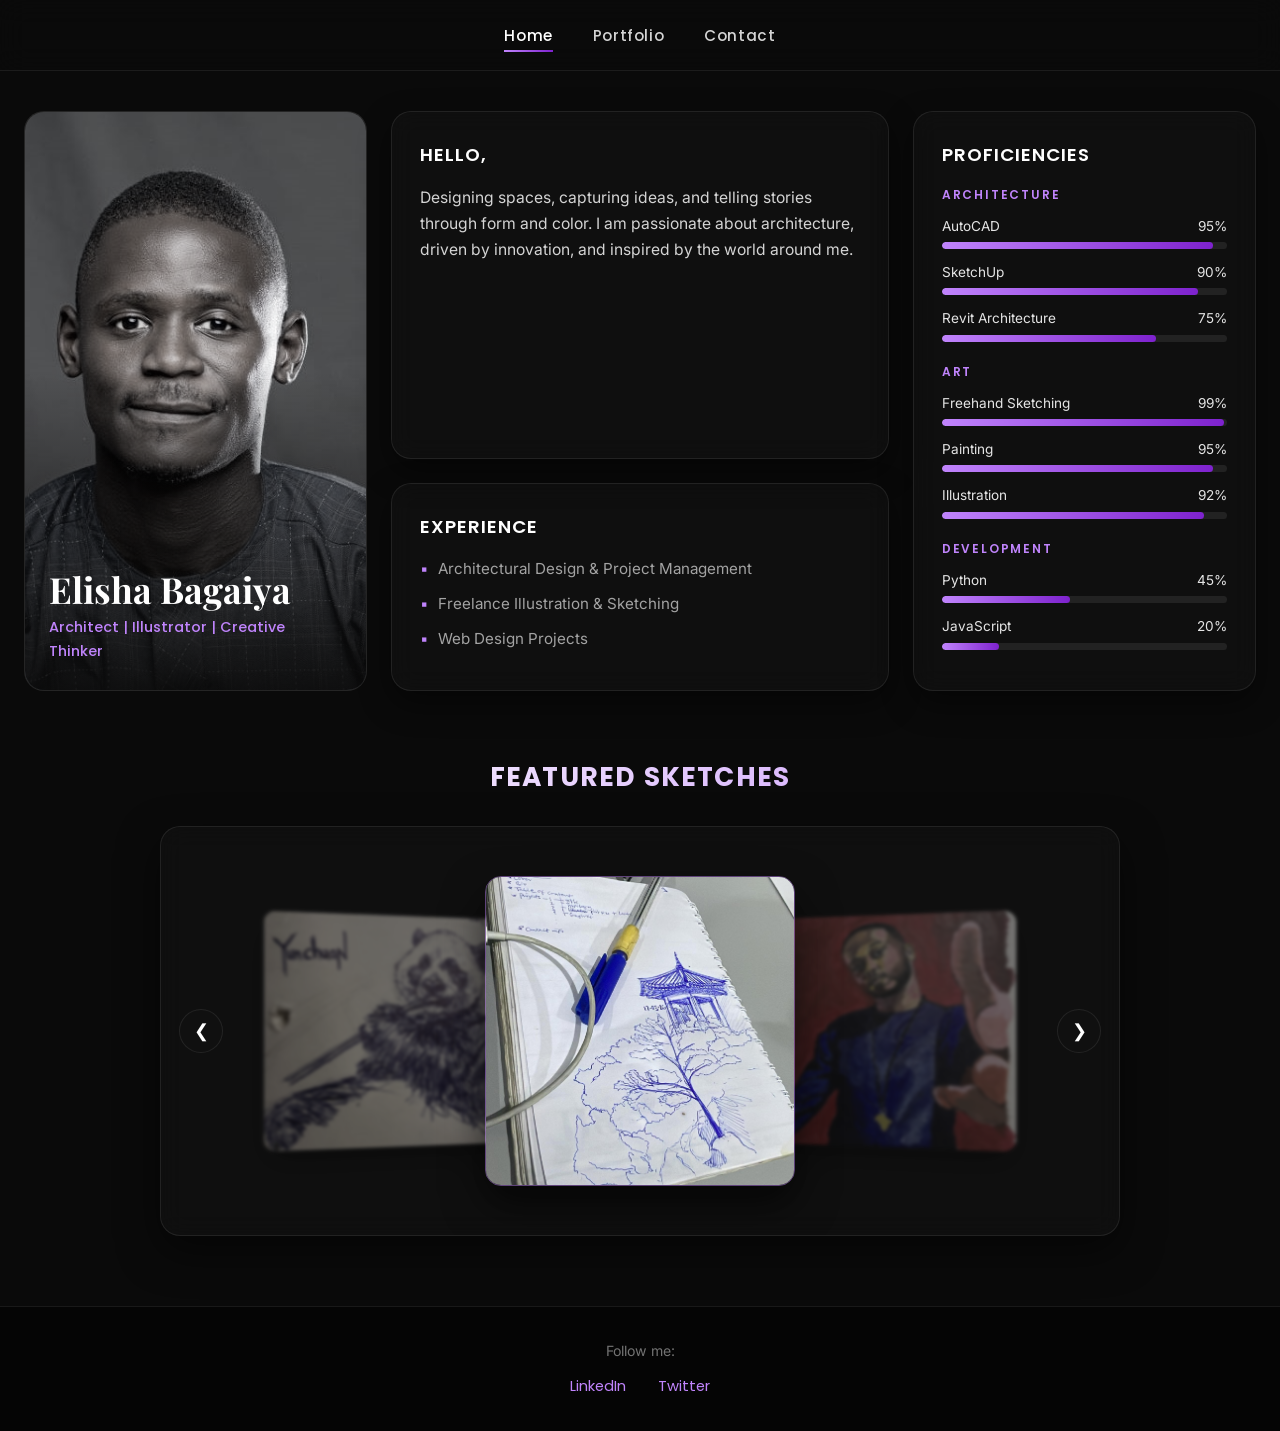
<file: index.html>
<!DOCTYPE html>
<html lang="en">
<head>
    <meta charset="UTF-8">
    <meta name="viewport" content="width=device-width, initial-scale=1.0">
    <title>Elisha Bagaiya | Home</title>
    <link rel="stylesheet" href="styles.css">
    <link rel="preconnect" href="https://fonts.googleapis.com">
    <link rel="preconnect" href="https://fonts.gstatic.com" crossorigin>
    <link href="https://fonts.googleapis.com/css2?family=Inter:wght@300;400;500&family=Playfair+Display:wght@600;700&family=Poppins:wght@400;500;600;700&display=swap" rel="stylesheet">
    <link rel="apple-touch-icon" sizes="180x180" href="favicon_io/apple-touch-icon.png">
    <link rel="icon" type="image/png" sizes="32x32" href="favicon_io/favicon-32x32.png">
    <link rel="icon" type="image/png" sizes="16x16" href="favicon_io/favicon-16x16.png">
    <link rel="manifest" href="favicon_io/site.webmanifest">
</head>
<body>
    <header>
        <nav>
            <ul class="nav-list">
                <li><a href="index.html" class="active">Home</a></li>
                <li><a href="portfolio.html">Portfolio</a></li>
                <li><a href="contact.html">Contact</a></li>
            </ul>
        </nav>
    </header>

    <main>
        <section class="bio-container">
            <div class="profile fade-up">
                <img src="images/dp.jpg" alt="Elisha Bagaiya Profile">
                <div class="profile-text">
                    <h1>Elisha Bagaiya</h1>
                    <p>Architect | Illustrator | Creative Thinker</p>
                </div>
            </div>

            <div class="middle">
                <section class="intro glass-panel fade-up">
                    <h2>HELLO,</h2>
                    <p>
                        Designing spaces, capturing ideas, and telling stories through form and color. I am passionate about architecture, driven by innovation, and inspired by the world around me.
                    </p>
                </section>

                <div class="experience glass-panel fade-up">
                    <h3>EXPERIENCE</h3>
                    <ul>
                        <li>Architectural Design &amp; Project Management</li>
                        <li>Freelance Illustration &amp; Sketching</li>
                        <li>Web Design Projects</li>
                    </ul>
                </div>
            </div>

            <div class="skills glass-panel fade-up">
                <h3>PROFICIENCIES</h3>

                <div class="skill-category">Architecture</div>
                <div class="skill">
                    <div class="skill-header"><span>AutoCAD</span><span>95%</span></div>
                    <div class="progress"><span style="width: 95%"></span></div>
                </div>
                <div class="skill">
                    <div class="skill-header"><span>SketchUp</span><span>90%</span></div>
                    <div class="progress"><span style="width: 90%"></span></div>
                </div>
                <div class="skill">
                    <div class="skill-header"><span>Revit Architecture</span><span>75%</span></div>
                    <div class="progress"><span style="width: 75%"></span></div>
                </div>

                <div class="skill-category">Art</div>
                <div class="skill">
                    <div class="skill-header"><span>Freehand Sketching</span><span>99%</span></div>
                    <div class="progress"><span style="width: 99%"></span></div>
                </div>
                <div class="skill">
                    <div class="skill-header"><span>Painting</span><span>95%</span></div>
                    <div class="progress"><span style="width: 95%"></span></div>
                </div>
                <div class="skill">
                    <div class="skill-header"><span>Illustration</span><span>92%</span></div>
                    <div class="progress"><span style="width: 92%"></span></div>
                </div>

                <div class="skill-category">Development</div>
                <div class="skill">
                    <div class="skill-header"><span>Python</span><span>45%</span></div>
                    <div class="progress"><span style="width: 45%"></span></div>
                </div>
                <div class="skill">
                    <div class="skill-header"><span>JavaScript</span><span>20%</span></div>
                    <div class="progress"><span style="width: 20%"></span></div>
                </div>
            </div>
        </section>

        <div class="page-title section-heading">
            <h2>FEATURED SKETCHES</h2>
        </div>

        <section class="carousel-container fade-up">
            <button class="carousel-btn prev-btn" id="prevBtn" aria-label="Previous sketch">&#10094;</button>
            <div class="carousel-track">
                <div class="carousel-card card-prev">
                    <img id="imgPrev" src="" alt="Previous Sketch">
                </div>
                <div class="carousel-card card-active">
                    <img id="imgActive" src="" alt="Featured Sketch">
                </div>
                <div class="carousel-card card-next">
                    <img id="imgNext" src="" alt="Next Sketch">
                </div>
            </div>
            <button class="carousel-btn next-btn" id="nextBtn" aria-label="Next sketch">&#10095;</button>
        </section>
    </main>

    <footer>
        <p>Follow me:</p>
        <a href="https://www.linkedin.com/in/elisha-bagaiya-062304a6/" target="_blank" rel="noopener">LinkedIn</a>
        <a href="https://x.com/Bagaiss" target="_blank" rel="noopener">Twitter</a>
    </footer>

    <script>
        const observer = new IntersectionObserver((entries) => {
            entries.forEach(entry => {
                if (entry.isIntersecting) entry.target.classList.add("show");
            });
        });
        document.querySelectorAll(".fade-up").forEach(el => observer.observe(el));

        const galleryImages = [
            "images/sk-ic.jpeg", "images/sk14.jpg", "images/sk13.jpg",
            "images/sk15.jpeg", "images/sk12.jpg", "images/sk11.jpg",
            "images/sk10.jpg",  "images/sk9.jpg",  "images/sk8.jpg"
        ];

        let currentIndex = 0;
        const imgPrev = document.getElementById("imgPrev");
        const imgActive = document.getElementById("imgActive");
        const imgNext = document.getElementById("imgNext");

        function updateCarousel() {
            const total = galleryImages.length;
            imgPrev.src = galleryImages[(currentIndex - 1 + total) % total];
            imgActive.src = galleryImages[currentIndex];
            imgNext.src = galleryImages[(currentIndex + 1) % total];
        }

        document.getElementById("prevBtn").addEventListener("click", () => {
            currentIndex = (currentIndex - 1 + galleryImages.length) % galleryImages.length;
            updateCarousel();
        });

        document.getElementById("nextBtn").addEventListener("click", () => {
            currentIndex = (currentIndex + 1) % galleryImages.length;
            updateCarousel();
        });

        let autoSlide = setInterval(() => {
            currentIndex = (currentIndex + 1) % galleryImages.length;
            updateCarousel();
        }, 4000);

        const container = document.querySelector(".carousel-container");
        container.addEventListener("mouseenter", () => clearInterval(autoSlide));
        container.addEventListener("mouseleave", () => {
            autoSlide = setInterval(() => {
                currentIndex = (currentIndex + 1) % galleryImages.length;
                updateCarousel();
            }, 4000);
        });

        updateCarousel();
    </script>
</body>
</html>
</file>
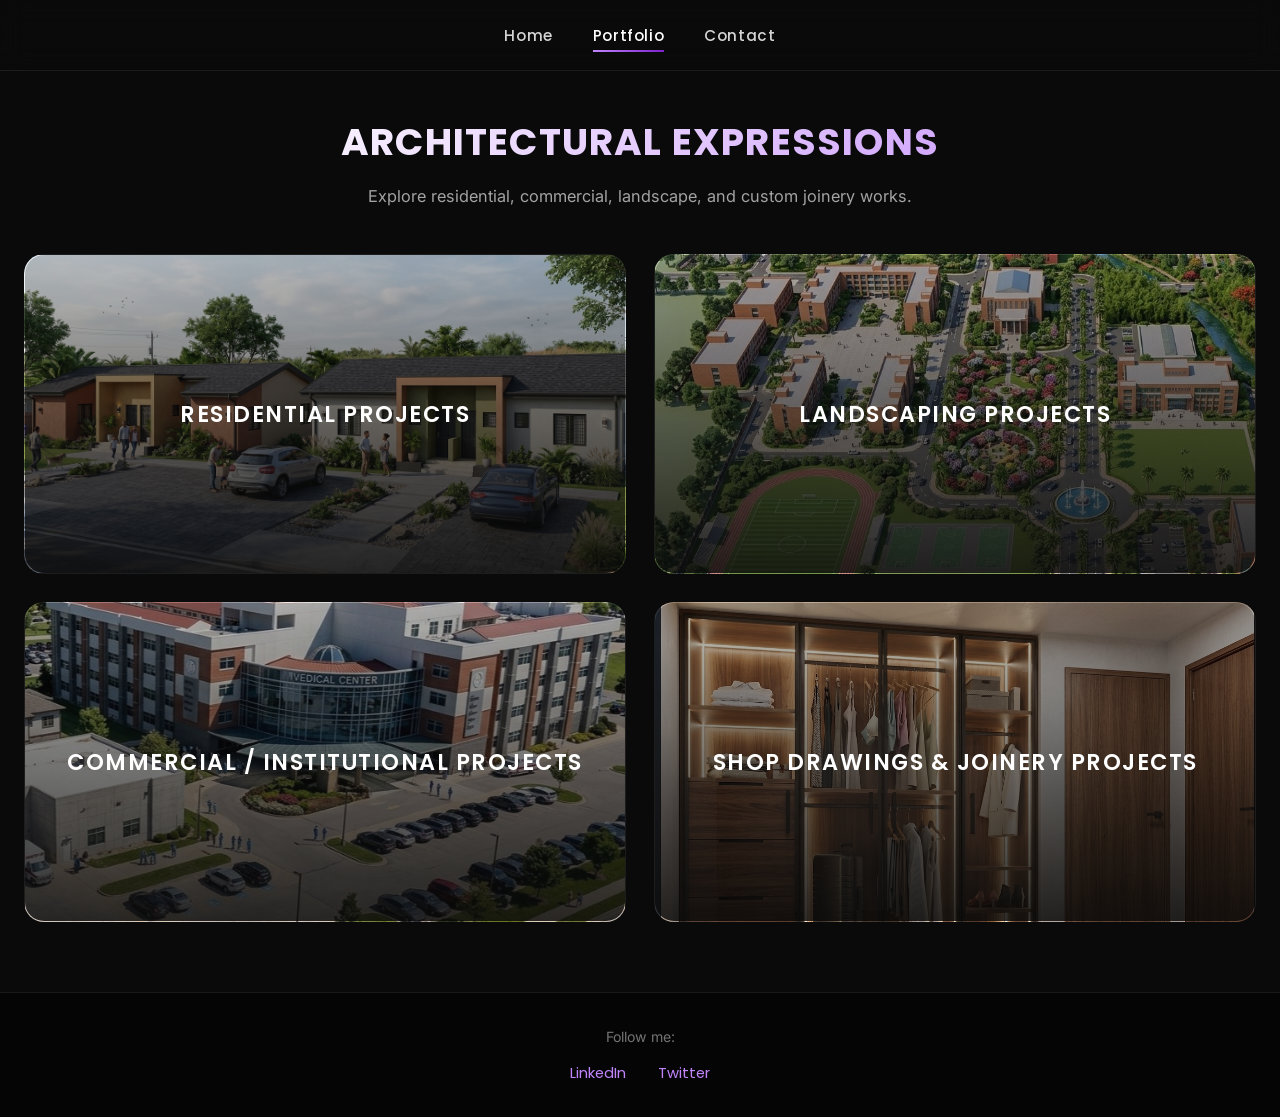
<file: arch_landing.html>
<!DOCTYPE html>
<html lang="en">
<head>
    <meta charset="utf-8">
    <meta name="viewport" content="width=device-width, initial-scale=1">
    <title>Elisha Bagaiya | Architectural Projects</title>
    <link rel="stylesheet" href="styles.css">
    <link rel="preconnect" href="https://fonts.googleapis.com">
    <link rel="preconnect" href="https://fonts.gstatic.com" crossorigin>
    <link href="https://fonts.googleapis.com/css2?family=Inter:wght@300;400;500&family=Poppins:wght@400;500;600;700&display=swap" rel="stylesheet">
</head>
<body>
    <header>
        <nav>
            <ul class="nav-list">
                <li><a href="index.html">Home</a></li>
                <li><a href="portfolio.html" class="active">Portfolio</a></li>
                <li><a href="contact.html">Contact</a></li>
            </ul>
        </nav>
    </header>

    <main>
        <div class="page-title">
            <h1>ARCHITECTURAL EXPRESSIONS</h1>
            <p>Explore residential, commercial, landscape, and custom joinery works.</p>
        </div>

        <section class="arch-grid">
            <a href="#" class="tile pr1"><span>RESIDENTIAL PROJECTS</span></a>
            <a href="landscaping.html" class="tile pr4"><span>LANDSCAPING PROJECTS</span></a>
            <a href="#" class="tile pr2"><span>COMMERCIAL / INSTITUTIONAL PROJECTS</span></a>
            <a href="joinery.html" class="tile pr3"><span>SHOP DRAWINGS &amp; JOINERY PROJECTS</span></a>
        </section>
    </main>

    <footer>
        <p>Follow me:</p>
        <a href="https://www.linkedin.com/in/elisha-bagaiya-062304a6/" target="_blank" rel="noopener">LinkedIn</a>
        <a href="https://x.com/Bagaiss" target="_blank" rel="noopener">Twitter</a>
    </footer>
</body>
</html>
</file>
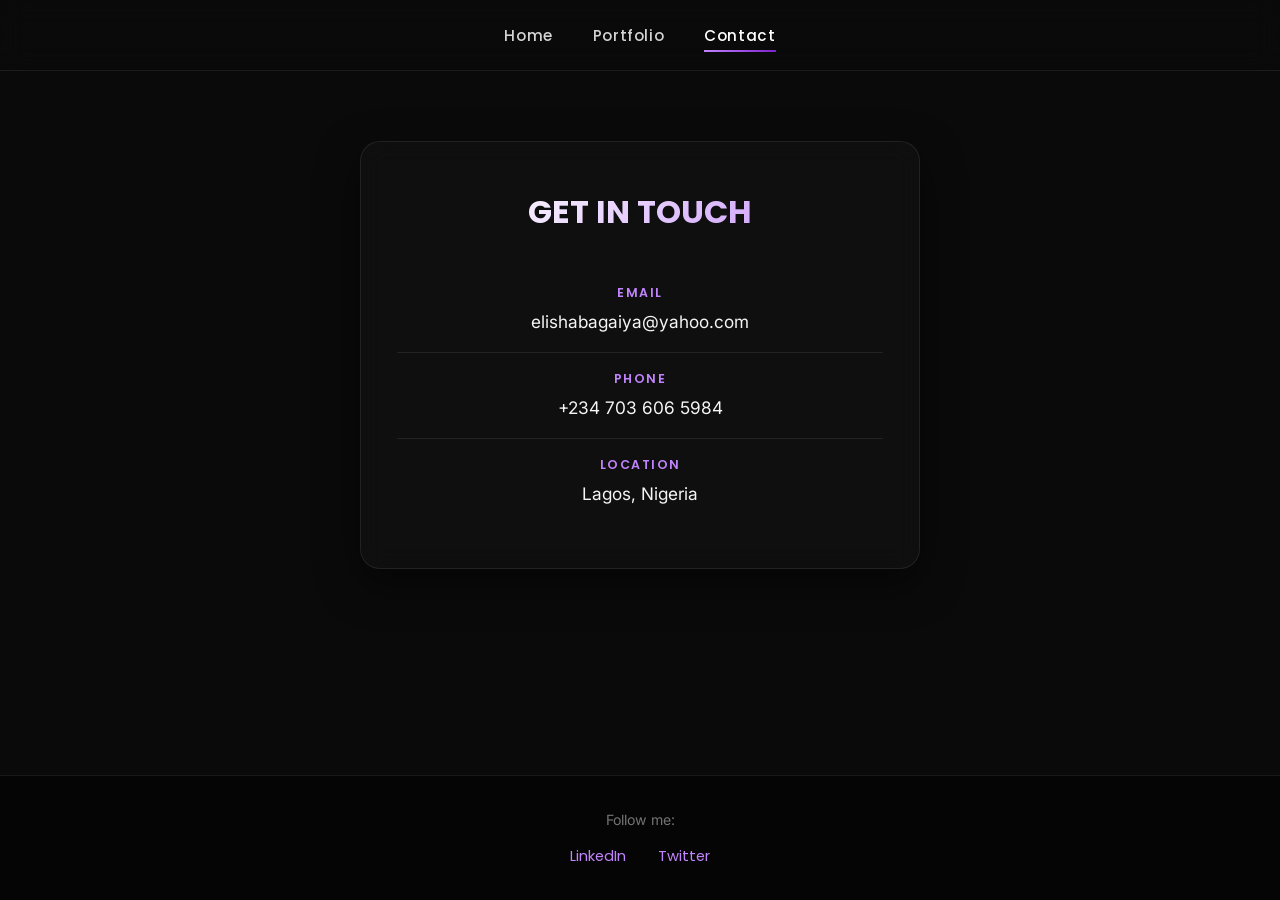
<file: contact.html>
<!DOCTYPE html>
<html lang="en">
<head>
    <meta charset="UTF-8">
    <meta name="viewport" content="width=device-width, initial-scale=1.0">
    <title>Elisha Bagaiya | Contact</title>
    <link rel="stylesheet" href="styles.css">
    <link rel="preconnect" href="https://fonts.googleapis.com">
    <link rel="preconnect" href="https://fonts.gstatic.com" crossorigin>
    <link href="https://fonts.googleapis.com/css2?family=Inter:wght@300;400;500&family=Poppins:wght@400;500;600;700&display=swap" rel="stylesheet">
</head>
<body>
    <header>
        <nav>
            <ul class="nav-list">
                <li><a href="index.html">Home</a></li>
                <li><a href="portfolio.html">Portfolio</a></li>
                <li><a href="contact.html" class="active">Contact</a></li>
            </ul>
        </nav>
    </header>

    <main>
        <section class="contact-card">
            <h1>GET IN TOUCH</h1>

            <div class="contact-item">
                <span class="label">Email</span>
                <a href="mailto:elishabagaiya@yahoo.com" class="value">elishabagaiya@yahoo.com</a>
            </div>

            <div class="contact-item">
                <span class="label">Phone</span>
                <a href="tel:+2347036065984" class="value">+234 703 606 5984</a>
            </div>

            <div class="contact-item">
                <span class="label">Location</span>
                <span class="value">Lagos, Nigeria</span>
            </div>
        </section>
    </main>

    <footer>
        <p>Follow me:</p>
        <a href="https://www.linkedin.com/in/elisha-bagaiya-062304a6/" target="_blank" rel="noopener">LinkedIn</a>
        <a href="https://x.com/Bagaiss" target="_blank" rel="noopener">Twitter</a>
    </footer>
</body>
</html>
</file>
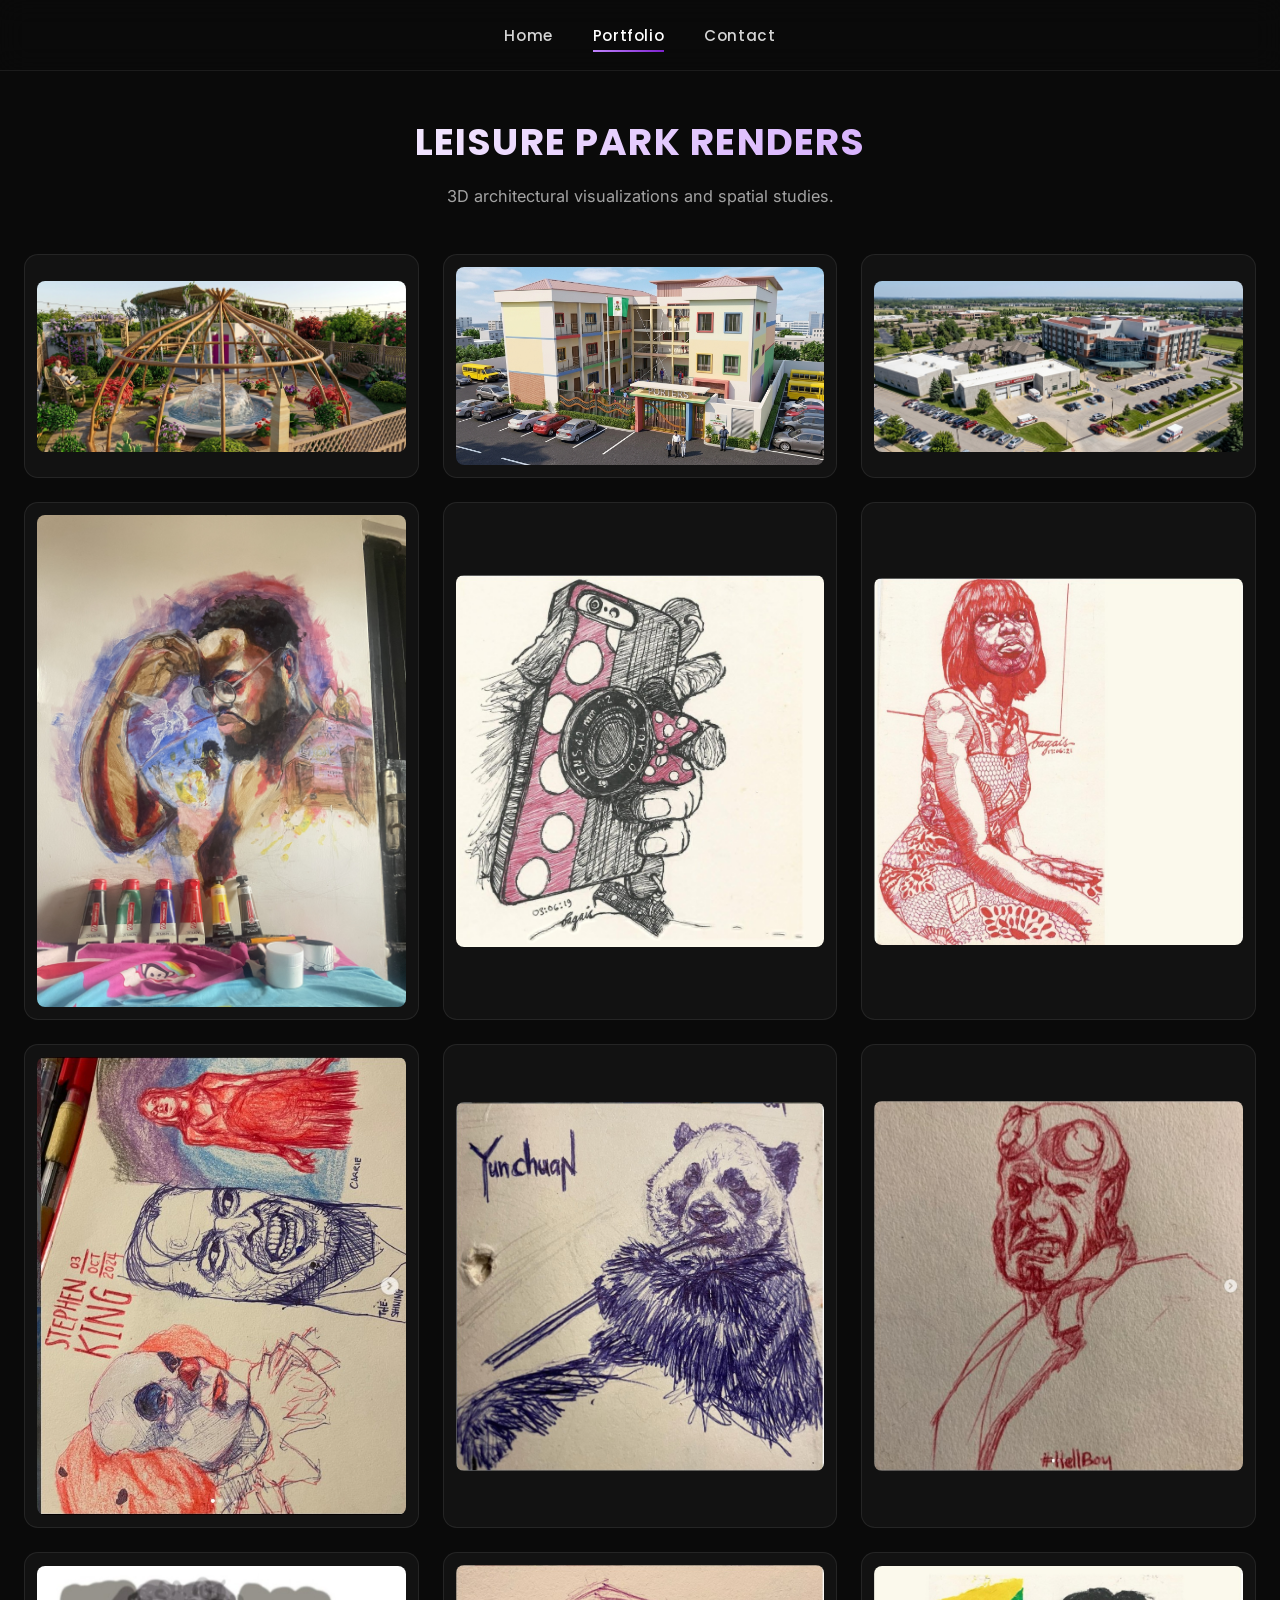
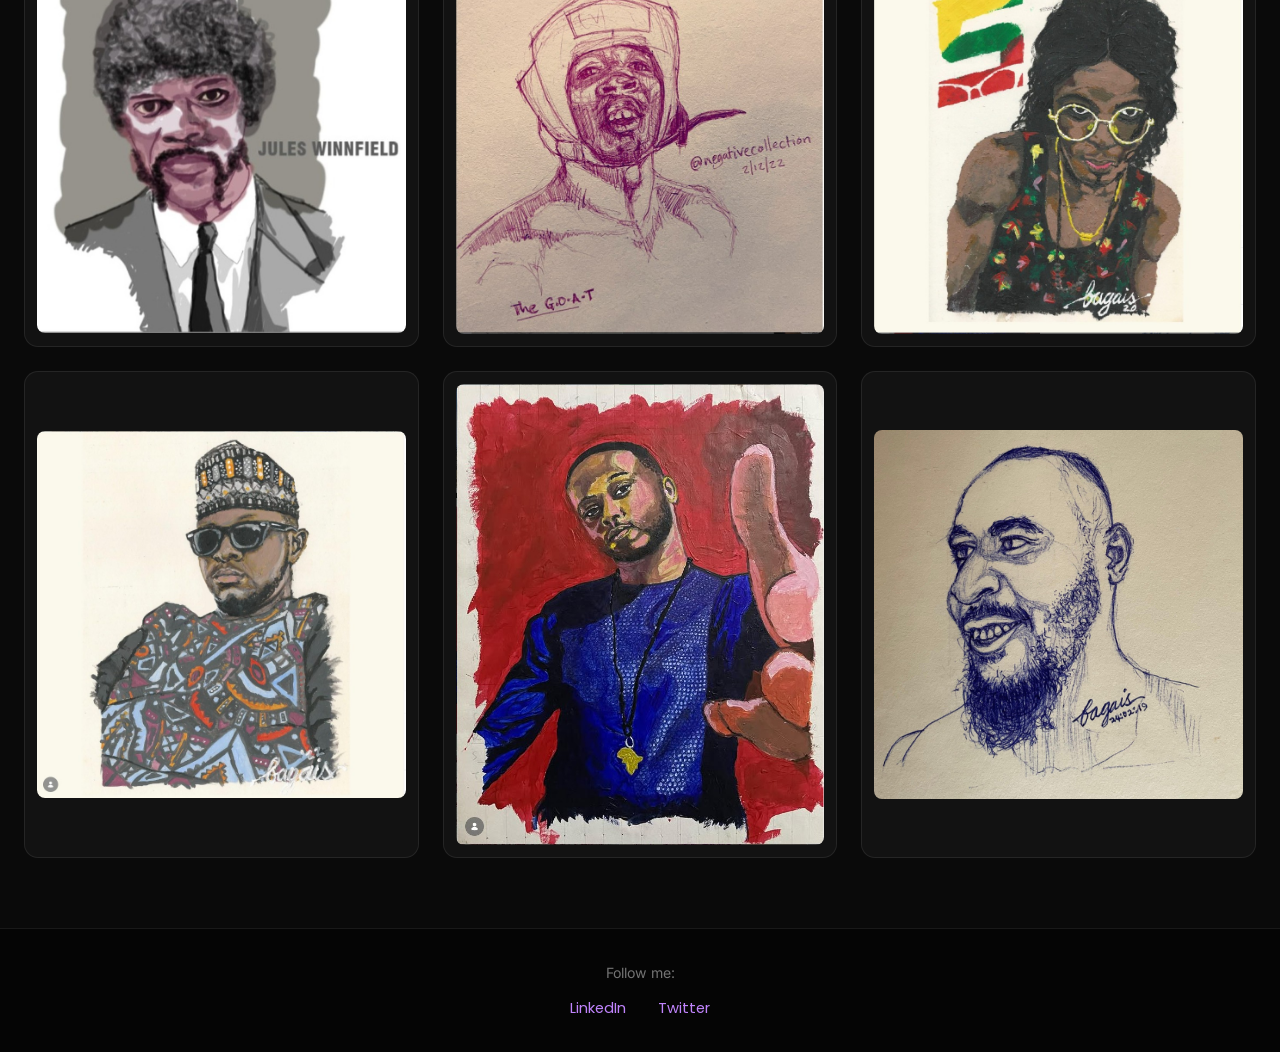
<file: land_renders.html>
<!DOCTYPE html>
<html lang="en">
<head>
    <meta charset="utf-8">
    <meta name="viewport" content="width=device-width, initial-scale=1">
    <title>Elisha Bagaiya | Leisure Park Renders</title>
    <link rel="stylesheet" href="styles.css">
    <link rel="preconnect" href="https://fonts.googleapis.com">
    <link rel="preconnect" href="https://fonts.gstatic.com" crossorigin>
    <link href="https://fonts.googleapis.com/css2?family=Inter:wght@300;400;500&family=Poppins:wght@400;500;600;700&display=swap" rel="stylesheet">
</head>
<body>
    <header>
        <nav>
            <ul class="nav-list">
                <li><a href="index.html">Home</a></li>
                <li><a href="portfolio.html" class="active">Portfolio</a></li>
                <li><a href="contact.html">Contact</a></li>
            </ul>
        </nav>
    </header>

    <main>
        <div class="page-title">
            <h1>LEISURE PARK RENDERS</h1>
            <p>3D architectural visualizations and spatial studies.</p>
        </div>

        <section class="renders-grid">
            <div class="project-card"><div class="image-wrapper"><img src="images/SP1.jpg" alt="Render 1" loading="lazy"></div></div>
            <div class="project-card"><div class="image-wrapper"><img src="images/PT1.jpg" alt="Render 2" loading="lazy"></div></div>
            <div class="project-card"><div class="image-wrapper"><img src="images/HL1.jpg" alt="Render 3" loading="lazy"></div></div>
            <div class="project-card"><div class="image-wrapper"><img src="images/sk4.jpg" alt="Render 4" loading="lazy"></div></div>
            <div class="project-card"><div class="image-wrapper"><img src="images/sk5.jpg" alt="Render 5" loading="lazy"></div></div>
            <div class="project-card"><div class="image-wrapper"><img src="images/sk6.jpg" alt="Render 6" loading="lazy"></div></div>
            <div class="project-card"><div class="image-wrapper"><img src="images/sk7.jpg" alt="Render 7" loading="lazy"></div></div>
            <div class="project-card"><div class="image-wrapper"><img src="images/sk8.jpg" alt="Render 8" loading="lazy"></div></div>
            <div class="project-card"><div class="image-wrapper"><img src="images/sk9.jpg" alt="Render 9" loading="lazy"></div></div>
            <div class="project-card"><div class="image-wrapper"><img src="images/sk10.jpg" alt="Render 10" loading="lazy"></div></div>
            <div class="project-card"><div class="image-wrapper"><img src="images/sk11.jpg" alt="Render 11" loading="lazy"></div></div>
            <div class="project-card"><div class="image-wrapper"><img src="images/sk12.jpg" alt="Render 12" loading="lazy"></div></div>
            <div class="project-card"><div class="image-wrapper"><img src="images/sk13.jpg" alt="Render 13" loading="lazy"></div></div>
            <div class="project-card"><div class="image-wrapper"><img src="images/sk14.jpg" alt="Render 14" loading="lazy"></div></div>
            <div class="project-card"><div class="image-wrapper"><img src="images/sk15.jpeg" alt="Render 15" loading="lazy"></div></div>
        </section>
    </main>

    <footer>
        <p>Follow me:</p>
        <a href="https://www.linkedin.com/in/elisha-bagaiya-062304a6/" target="_blank" rel="noopener">LinkedIn</a>
        <a href="https://x.com/Bagaiss" target="_blank" rel="noopener">Twitter</a>
    </footer>

    <div id="imageLightbox" class="lightbox">
        <span class="lightbox-close">&times;</span>
        <img class="lightbox-content" id="lightboxImg" alt="Full view">
    </div>

    <script>
        document.addEventListener("DOMContentLoaded", () => {
            const lightbox = document.getElementById("imageLightbox");
            const lightboxImg = document.getElementById("lightboxImg");
            const closeBtn = document.querySelector(".lightbox-close");

            document.querySelectorAll(".project-card img").forEach(img => {
                img.addEventListener("click", () => {
                    lightbox.classList.add("active");
                    lightboxImg.src = img.src;
                    document.body.style.overflow = "hidden";
                });
            });

            const closeLightbox = () => {
                lightbox.classList.remove("active");
                document.body.style.overflow = "auto";
            };

            closeBtn.addEventListener("click", closeLightbox);
            lightbox.addEventListener("click", (e) => {
                if (e.target !== lightboxImg) closeLightbox();
            });
            document.addEventListener("keydown", (e) => {
                if (e.key === "Escape" && lightbox.classList.contains("active")) closeLightbox();
            });
        });
    </script>
</body>
</html>
</file>
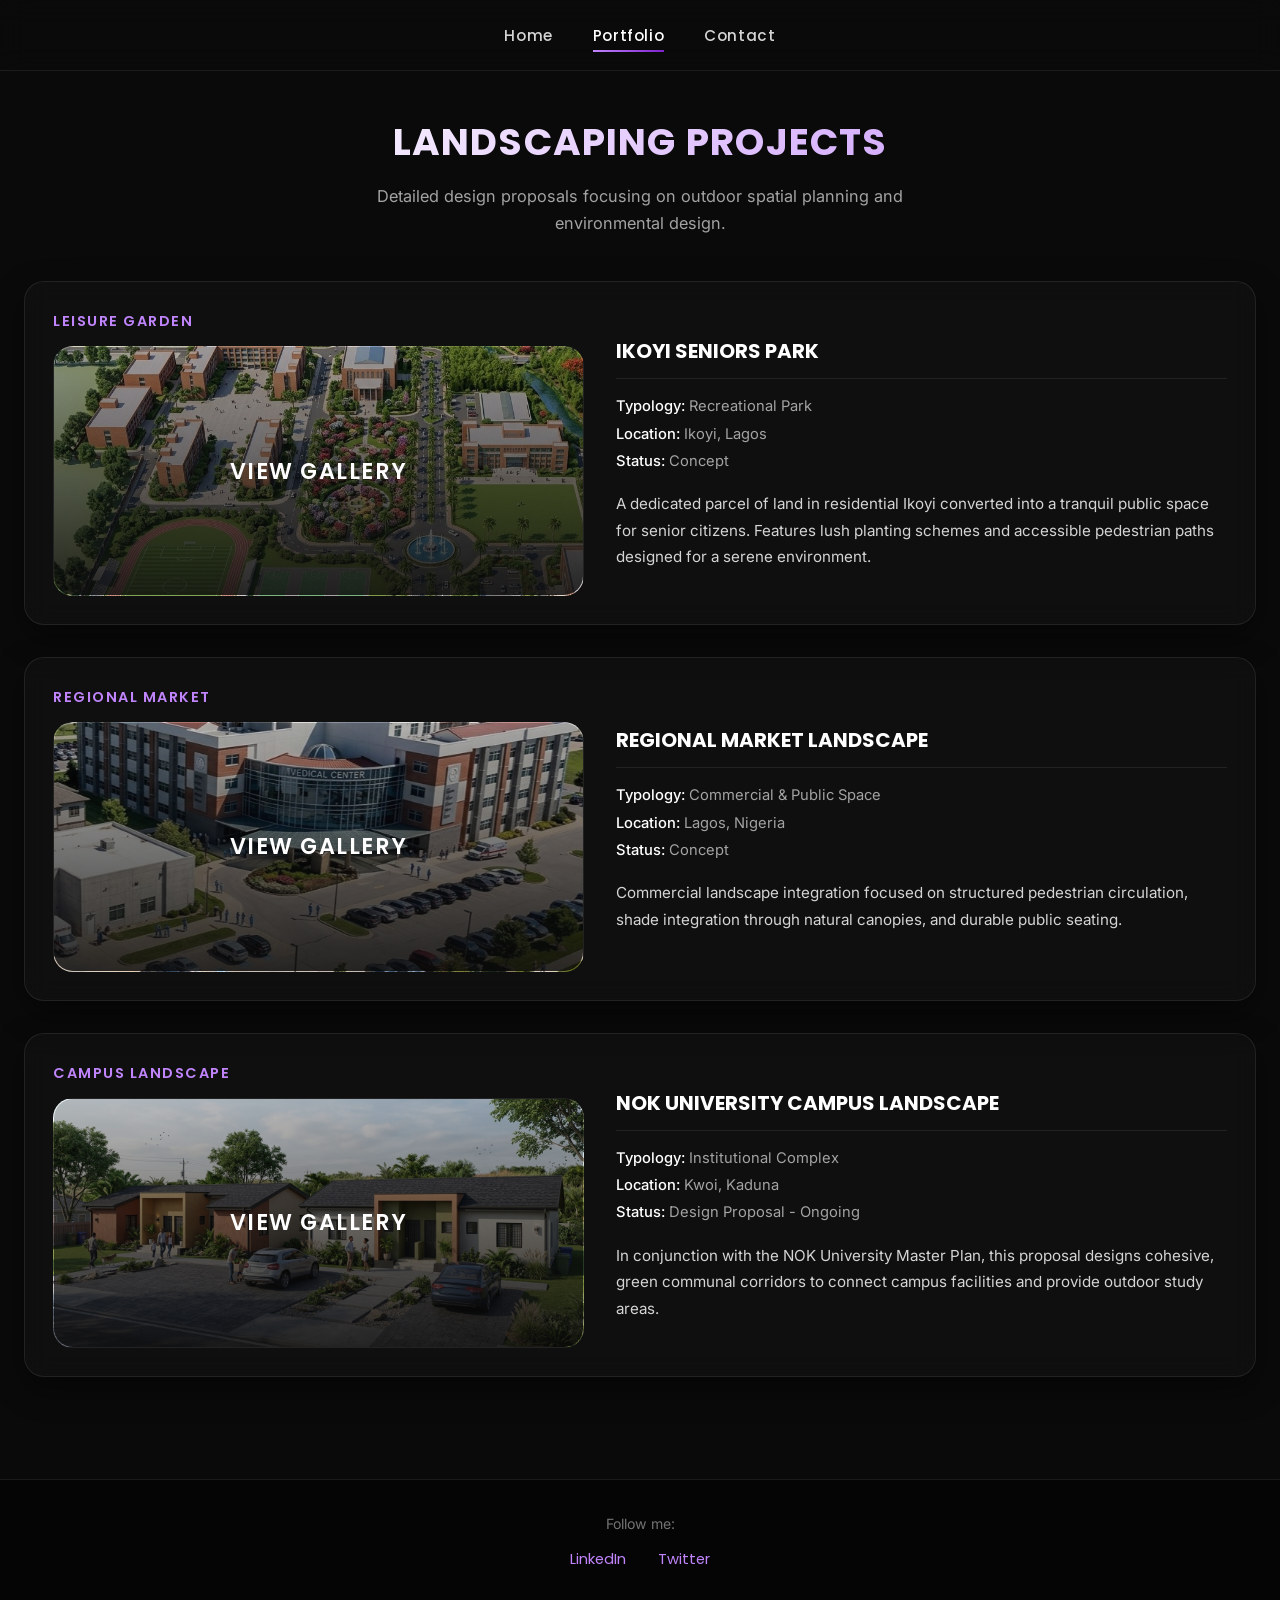
<file: landscaping.html>
<!DOCTYPE html>
<html lang="en">
<head>
    <meta charset="utf-8">
    <meta name="viewport" content="width=device-width, initial-scale=1">
    <title>Elisha Bagaiya | Landscaping Projects</title>
    <link rel="stylesheet" href="styles.css">
    <link rel="preconnect" href="https://fonts.googleapis.com">
    <link rel="preconnect" href="https://fonts.gstatic.com" crossorigin>
    <link href="https://fonts.googleapis.com/css2?family=Inter:wght@300;400;500&family=Poppins:wght@400;500;600;700&display=swap" rel="stylesheet">
</head>
<body>
    <header>
        <nav>
            <ul class="nav-list">
                <li><a href="index.html">Home</a></li>
                <li><a href="portfolio.html" class="active">Portfolio</a></li>
                <li><a href="contact.html">Contact</a></li>
            </ul>
        </nav>
    </header>

    <main>
        <div class="page-title">
            <h1>LANDSCAPING PROJECTS</h1>
            <p>Detailed design proposals focusing on outdoor spatial planning and environmental design.</p>
        </div>

        <section class="landscaping-section">
            <div class="project-preview">
                <h3>LEISURE GARDEN</h3>
                <a href="leisure_renders.html" class="tile pr4"><span>VIEW GALLERY</span></a>
            </div>
            <div class="project-details">
                <h4>IKOYI SENIORS PARK</h4>
                <div class="meta-info">
                    <strong>Typology:</strong> Recreational Park<br>
                    <strong>Location:</strong> Ikoyi, Lagos<br>
                    <strong>Status:</strong> Concept
                </div>
                <p class="project-brief">
                    A dedicated parcel of land in residential Ikoyi converted into a tranquil public space for senior citizens. Features lush planting schemes and accessible pedestrian paths designed for a serene environment.
                </p>
            </div>
        </section>

        <section class="landscaping-section">
            <div class="project-preview">
                <h3>REGIONAL MARKET</h3>
                <a href="#" class="tile pr2"><span>VIEW GALLERY</span></a>
            </div>
            <div class="project-details">
                <h4>REGIONAL MARKET LANDSCAPE</h4>
                <div class="meta-info">
                    <strong>Typology:</strong> Commercial &amp; Public Space<br>
                    <strong>Location:</strong> Lagos, Nigeria<br>
                    <strong>Status:</strong> Concept
                </div>
                <p class="project-brief">
                    Commercial landscape integration focused on structured pedestrian circulation, shade integration through natural canopies, and durable public seating.
                </p>
            </div>
        </section>

        <section class="landscaping-section">
            <div class="project-preview">
                <h3>CAMPUS LANDSCAPE</h3>
                <a href="#" class="tile pr1"><span>VIEW GALLERY</span></a>
            </div>
            <div class="project-details">
                <h4>NOK UNIVERSITY CAMPUS LANDSCAPE</h4>
                <div class="meta-info">
                    <strong>Typology:</strong> Institutional Complex<br>
                    <strong>Location:</strong> Kwoi, Kaduna<br>
                    <strong>Status:</strong> Design Proposal - Ongoing
                </div>
                <p class="project-brief">
                    In conjunction with the NOK University Master Plan, this proposal designs cohesive, green communal corridors to connect campus facilities and provide outdoor study areas.
                </p>
            </div>
        </section>
    </main>

    <footer>
        <p>Follow me:</p>
        <a href="https://www.linkedin.com/in/elisha-bagaiya-062304a6/" target="_blank" rel="noopener">LinkedIn</a>
        <a href="https://x.com/Bagaiss" target="_blank" rel="noopener">Twitter</a>
    </footer>
</body>
</html>
</file>
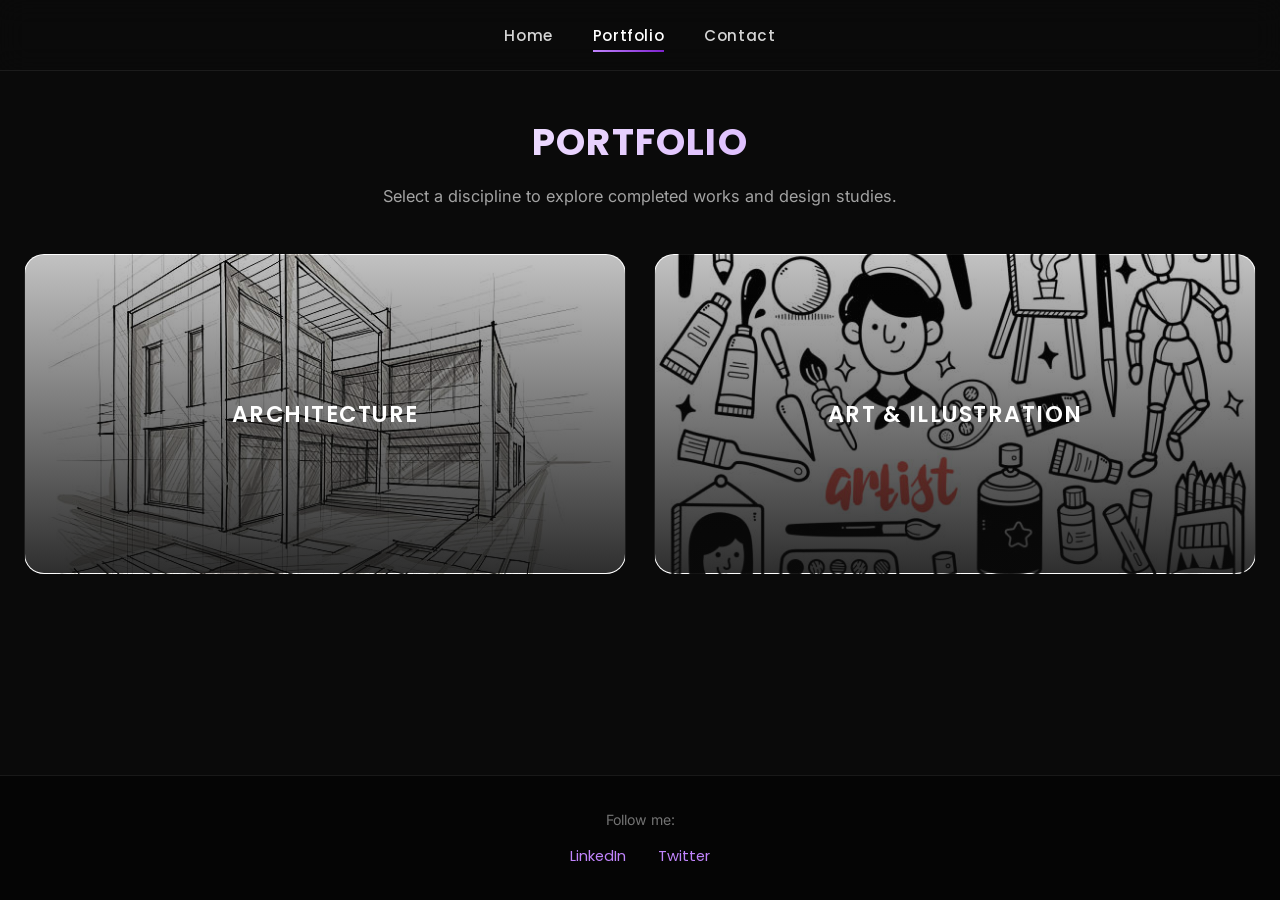
<file: portfolio.html>
<!DOCTYPE html>
<html lang="en">
<head>
    <meta charset="UTF-8">
    <meta name="viewport" content="width=device-width, initial-scale=1.0">
    <title>Elisha Bagaiya | Portfolio</title>
    <link rel="stylesheet" href="styles.css">
    <link rel="preconnect" href="https://fonts.googleapis.com">
    <link rel="preconnect" href="https://fonts.gstatic.com" crossorigin>
    <link href="https://fonts.googleapis.com/css2?family=Inter:wght@300;400;500&family=Poppins:wght@400;500;600;700&display=swap" rel="stylesheet">
</head>
<body>
    <header>
        <nav>
            <ul class="nav-list">
                <li><a href="index.html">Home</a></li>
                <li><a href="portfolio.html" class="active">Portfolio</a></li>
                <li><a href="contact.html">Contact</a></li>
            </ul>
        </nav>
    </header>

    <main>
        <div class="page-title">
            <h1>PORTFOLIO</h1>
            <p>Select a discipline to explore completed works and design studies.</p>
        </div>

        <section class="portfolio-grid">
            <a href="arch_landing.html" class="tile arch"><span>ARCHITECTURE</span></a>
            <a href="#" class="tile art"><span>ART &amp; ILLUSTRATION</span></a>
        </section>
    </main>

    <footer>
        <p>Follow me:</p>
        <a href="https://www.linkedin.com/in/elisha-bagaiya-062304a6/" target="_blank" rel="noopener">LinkedIn</a>
        <a href="https://x.com/Bagaiss" target="_blank" rel="noopener">Twitter</a>
    </footer>
</body>
</html>
</file>
<file: styles.css>
/* ==========================================================
   GLOBAL RESET & CSS VARIABLES
   ========================================================== */
:root {
    --bg-primary: #0a0a0a;
    --bg-card: #121212;
    --bg-glass: rgba(255, 255, 255, 0.025);
    --border-subtle: rgba(255, 255, 255, 0.08);
    --border-accent: rgba(192, 132, 252, 0.45);
    --text-primary: #f5f5f5;
    --text-secondary: #a3a3a3;
    --accent: #c084fc;
    --accent-deep: #7e22ce;
    --radius-lg: 20px;
    --radius-md: 14px;
    --transition-smooth: all 0.35s cubic-bezier(0.22, 1, 0.36, 1);
}

*, *::before, *::after {
    box-sizing: border-box;
    margin: 0;
    padding: 0;
}

html {
    scroll-behavior: smooth;
}

body {
    background-color: var(--bg-primary);
    color: var(--text-primary);
    font-family: 'Inter', -apple-system, BlinkMacSystemFont, sans-serif;
    line-height: 1.65;
    overflow-x: hidden;
    min-height: 100vh;
    display: flex;
    flex-direction: column;
}

/* ==========================================================
   HEADER & NAVIGATION
   ========================================================== */
header {
    width: 100%;
    position: sticky;
    top: 0;
    z-index: 100;
    display: flex;
    justify-content: center;
    padding: 22px 0;
    background: rgba(10, 10, 10, 0.8);
    backdrop-filter: blur(14px);
    border-bottom: 1px solid var(--border-subtle);
}

.nav-list {
    display: flex;
    list-style: none;
    gap: 40px;
}

.nav-list a {
    font-family: 'Poppins', sans-serif;
    font-weight: 500;
    font-size: 0.95rem;
    letter-spacing: 0.6px;
    color: #d4d4d4;
    text-decoration: none;
    position: relative;
    padding-bottom: 6px;
    transition: color 0.3s ease;
}

.nav-list a::after {
    content: '';
    position: absolute;
    height: 2px;
    width: 0;
    bottom: 0;
    left: 0;
    background: linear-gradient(90deg, var(--accent), var(--accent-deep));
    transition: width 0.35s ease;
}

.nav-list a:hover,
.nav-list a.active {
    color: #ffffff;
}

.nav-list a:hover::after,
.nav-list a.active::after {
    width: 100%;
}

/* ==========================================================
   MAIN CONTAINER & PAGE TITLES
   ========================================================== */
main {
    flex: 1;
    width: 100%;
    max-width: 1280px;
    margin: 0 auto;
    padding: 40px 24px 70px;
}

.page-title {
    text-align: center;
    margin-bottom: 44px;
}

.page-title h1,
.page-title h2 {
    font-family: 'Poppins', sans-serif;
    font-size: 2.35rem;
    font-weight: 700;
    letter-spacing: 1.2px;
    margin-bottom: 10px;
    background: linear-gradient(135deg, #ffffff 15%, var(--accent) 100%);
    -webkit-background-clip: text;
    -webkit-text-fill-color: transparent;
}

.section-heading {
    margin-top: 64px;
    margin-bottom: 28px;
}

.section-heading h2 {
    font-size: 1.65rem;
}

.page-title p {
    color: var(--text-secondary);
    font-size: 1.02rem;
    max-width: 600px;
    margin: 0 auto;
}

/* ==========================================================
   HOME PAGE: BIO, EXPERIENCE & PROFICIENCIES
   ========================================================== */
.bio-container {
    display: grid;
    grid-template-columns: 1fr 1.45fr 1fr;
    gap: 24px;
    align-items: stretch;
}

.profile {
    position: relative;
    border-radius: var(--radius-lg);
    overflow: hidden;
    background: var(--bg-card);
    border: 1px solid var(--border-subtle);
    min-height: 440px;
}

.profile::after {
    content: '';
    position: absolute;
    inset: 0;
    background: linear-gradient(180deg, transparent 45%, rgba(10, 10, 10, 0.92) 100%);
    pointer-events: none;
}

.profile img {
    width: 100%;
    height: 100%;
    object-fit: cover;
    filter: grayscale(85%);
    transition: filter 0.6s ease, transform 0.6s ease;
}

.profile:hover img {
    filter: grayscale(0%);
    transform: scale(1.03);
}

.profile-text {
    position: absolute;
    bottom: 26px;
    left: 24px;
    right: 24px;
    z-index: 2;
}

.profile-text h1 {
    font-family: 'Playfair Display', serif;
    font-size: 2.25rem;
    font-weight: 700;
    line-height: 1.15;
    color: #ffffff;
    margin-bottom: 6px;
}

.profile-text p {
    font-family: 'Poppins', sans-serif;
    font-size: 0.9rem;
    font-weight: 500;
    color: var(--accent);
}

.middle {
    display: flex;
    flex-direction: column;
    gap: 24px;
}

.glass-panel {
    background: var(--bg-glass);
    backdrop-filter: blur(12px);
    border: 1px solid var(--border-subtle);
    border-radius: var(--radius-lg);
    padding: 28px;
    box-shadow: 0 12px 32px rgba(0, 0, 0, 0.45);
    transition: border-color 0.3s ease;
}

.glass-panel:hover {
    border-color: rgba(192, 132, 252, 0.25);
}

.glass-panel h2,
.glass-panel h3 {
    font-family: 'Poppins', sans-serif;
    font-size: 1.15rem;
    font-weight: 600;
    letter-spacing: 1px;
    margin-bottom: 14px;
    color: #ffffff;
}

.intro {
    flex: 1;
}

.intro p {
    color: #d4d4d4;
    font-size: 0.98rem;
}

.experience ul {
    list-style: none;
}

.experience li {
    position: relative;
    padding-left: 18px;
    margin-bottom: 10px;
    color: var(--text-secondary);
    font-size: 0.95rem;
}

.experience li::before {
    content: '▪';
    position: absolute;
    left: 0;
    color: var(--accent);
}

.skill-category {
    font-family: 'Poppins', sans-serif;
    font-size: 0.75rem;
    font-weight: 600;
    letter-spacing: 1.8px;
    color: var(--accent);
    margin: 20px 0 10px;
    text-transform: uppercase;
}

.skill-category:first-of-type {
    margin-top: 6px;
}

.skill {
    margin-bottom: 12px;
}

.skill-header {
    display: flex;
    justify-content: space-between;
    font-size: 0.85rem;
    color: #e5e5e5;
    margin-bottom: 5px;
}

.progress {
    width: 100%;
    height: 7px;
    background: rgba(255, 255, 255, 0.08);
    border-radius: 10px;
    overflow: hidden;
}

.progress span {
    display: block;
    height: 100%;
    background: linear-gradient(90deg, var(--accent), var(--accent-deep));
    border-radius: 10px;
    animation: fillBar 1.2s cubic-bezier(0.22, 1, 0.36, 1);
}

@keyframes fillBar {
    from { width: 0; }
}

/* ==========================================================
   3D SKETCH CAROUSEL
   ========================================================== */
.carousel-container {
    position: relative;
    width: 100%;
    max-width: 960px;
    height: 410px;
    margin: 0 auto;
    display: flex;
    align-items: center;
    justify-content: center;
    overflow: hidden;
    background: var(--bg-glass);
    backdrop-filter: blur(12px);
    border: 1px solid var(--border-subtle);
    border-radius: var(--radius-lg);
    box-shadow: 0 15px 40px rgba(0, 0, 0, 0.5);
}

.carousel-track {
    position: relative;
    width: 100%;
    height: 100%;
    display: flex;
    align-items: center;
    justify-content: center;
    perspective: 1100px;
}

.carousel-card {
    position: absolute;
    width: 310px;
    height: 310px;
    border-radius: 16px;
    overflow: hidden;
    transition: transform 0.6s cubic-bezier(0.25, 1, 0.5, 1), opacity 0.6s ease, filter 0.6s ease;
    box-shadow: 0 18px 40px rgba(0, 0, 0, 0.65);
}

.carousel-card img {
    width: 100%;
    height: 100%;
    object-fit: cover;
}

.card-prev {
    transform: translateX(-250px) scale(0.75) rotateY(16deg);
    opacity: 0.45;
    filter: blur(2px) grayscale(45%);
    z-index: 1;
}

.card-active {
    transform: translateX(0) scale(1) rotateY(0deg);
    opacity: 1;
    filter: blur(0) grayscale(0%);
    z-index: 3;
    border: 1px solid var(--border-accent);
}

.card-next {
    transform: translateX(250px) scale(0.75) rotateY(-16deg);
    opacity: 0.45;
    filter: blur(2px) grayscale(45%);
    z-index: 1;
}

.carousel-btn {
    position: absolute;
    top: 50%;
    transform: translateY(-50%);
    background: rgba(18, 18, 18, 0.85);
    color: #ffffff;
    border: 1px solid var(--border-subtle);
    font-size: 18px;
    width: 44px;
    height: 44px;
    border-radius: 50%;
    cursor: pointer;
    z-index: 10;
    transition: var(--transition-smooth);
    display: flex;
    align-items: center;
    justify-content: center;
}

.carousel-btn:hover {
    background: var(--accent);
    color: #0a0a0a;
    border-color: var(--accent);
    transform: translateY(-50%) scale(1.08);
}

.prev-btn { left: 18px; }
.next-btn { right: 18px; }

/* ==========================================================
   PORTFOLIO & ARCHITECTURAL TILES
   ========================================================== */
.portfolio-grid,
.arch-grid {
    display: grid;
    grid-template-columns: repeat(2, 1fr);
    gap: 28px;
}

.tile {
    position: relative;
    height: 320px;
    display: flex;
    align-items: center;
    justify-content: center;
    text-align: center;
    padding: 24px;
    text-decoration: none;
    border-radius: var(--radius-lg);
    overflow: hidden;
    border: 1px solid var(--border-subtle);
    background-color: var(--bg-card);
    transition: var(--transition-smooth);
}

.tile::before {
    content: "";
    position: absolute;
    inset: 0;
    background: linear-gradient(180deg, rgba(10, 10, 10, 0.25) 0%, rgba(10, 10, 10, 0.85) 100%);
    transition: background 0.4s ease;
}

.tile span {
    position: relative;
    z-index: 2;
    font-family: 'Poppins', sans-serif;
    font-size: 1.4rem;
    font-weight: 600;
    letter-spacing: 1.5px;
    color: #ffffff;
    transition: transform 0.4s ease, color 0.4s ease;
}

.tile:hover {
    transform: translateY(-6px);
    border-color: var(--border-accent);
    box-shadow: 0 18px 42px rgba(0, 0, 0, 0.65);
}

.tile:hover::before {
    background: linear-gradient(180deg, rgba(10, 10, 10, 0.15) 0%, rgba(10, 10, 10, 0.75) 100%);
}

.tile:hover span {
    transform: translateY(-4px);
    color: var(--accent);
}

/* Tile Background Image Bindings */
.arch { background: url('images/arc-ic.jpg') center/cover no-repeat; }
.art  { background: url('images/art-ic.jpg') center/cover no-repeat; }
.pr1  { background: url('images/resident.jpg') center/cover no-repeat; }
.pr2  { background: url('images/hospital_t.jpg') center/cover no-repeat; }
.pr3  { background: url('comy/B222.jpg') center/cover no-repeat; }
.pr4  { background: url('images/uni_t.jpg') center/cover no-repeat; }

/* ==========================================================
   JOINERY & RENDERS GALLERY GRIDS
   ========================================================== */
.sht_grd {
    display: grid;
    grid-template-columns: repeat(auto-fill, minmax(260px, 1fr));
    gap: 20px;
    width: 100%;
    padding: 24px;
    margin-bottom: 36px;
    background: var(--bg-glass);
    backdrop-filter: blur(12px);
    border: 1px solid var(--border-subtle);
    border-radius: var(--radius-lg);
    box-shadow: 0 12px 32px rgba(0, 0, 0, 0.45);
}

.renders-grid {
    display: grid;
    grid-template-columns: repeat(auto-fill, minmax(340px, 1fr));
    gap: 24px;
}

.project-card {
    display: flex;
    flex-direction: column;
    justify-content: center;
    background: var(--bg-card);
    border-radius: var(--radius-md);
    padding: 12px;
    border: 1px solid var(--border-subtle);
    overflow: hidden;
    transition: var(--transition-smooth);
}

.project-card:hover {
    transform: translateY(-4px);
    border-color: var(--border-accent);
    box-shadow: 0 12px 28px rgba(0, 0, 0, 0.6);
}

.image-wrapper {
    width: 100%;
    display: flex;
    justify-content: center;
    align-items: center;
    background-color: #050505;
    border-radius: 8px;
    overflow: hidden;
}

.image-wrapper img {
    width: 100%;
    height: auto;
    object-fit: contain;
    display: block;
    cursor: pointer;
    transition: transform 0.45s ease, filter 0.3s ease;
}

.project-card:hover .image-wrapper img {
    transform: scale(1.03);
    filter: brightness(1.08);
}

/* ==========================================================
   LANDSCAPING PROJECTS PAGE
   ========================================================== */
.landscaping-section {
    display: grid;
    grid-template-columns: 1fr 1.15fr;
    gap: 32px;
    align-items: center;
    padding: 28px;
    margin-bottom: 32px;
    background: var(--bg-glass);
    backdrop-filter: blur(12px);
    border: 1px solid var(--border-subtle);
    border-radius: var(--radius-lg);
    box-shadow: 0 12px 32px rgba(0, 0, 0, 0.45);
    transition: border-color 0.3s ease;
}

.landscaping-section:hover {
    border-color: rgba(192, 132, 252, 0.25);
}

.project-preview h3 {
    font-family: 'Poppins', sans-serif;
    font-size: 0.9rem;
    font-weight: 600;
    letter-spacing: 1.5px;
    color: var(--accent);
    margin-bottom: 12px;
}

.project-preview .tile {
    height: 250px;
}

.project-details h4 {
    font-family: 'Poppins', sans-serif;
    font-size: 1.25rem;
    color: #ffffff;
    margin-bottom: 14px;
    padding-bottom: 10px;
    border-bottom: 1px solid var(--border-subtle);
}

.meta-info {
    color: var(--text-secondary);
    font-size: 0.92rem;
    margin-bottom: 16px;
    line-height: 1.85;
}

.meta-info strong {
    color: #ffffff;
    font-weight: 500;
}

.project-brief {
    color: #d4d4d4;
    font-size: 0.95rem;
    line-height: 1.75;
}

/* ==========================================================
   CONTACT PAGE
   ========================================================== */
.contact-card {
    max-width: 560px;
    margin: 30px auto;
    padding: 44px 36px;
    background: var(--bg-glass);
    backdrop-filter: blur(12px);
    border: 1px solid var(--border-subtle);
    border-radius: var(--radius-lg);
    box-shadow: 0 15px 40px rgba(0, 0, 0, 0.5);
    text-align: center;
}

.contact-card h1 {
    font-family: 'Poppins', sans-serif;
    font-size: 2rem;
    margin-bottom: 28px;
    background: linear-gradient(135deg, #ffffff 15%, var(--accent) 100%);
    -webkit-background-clip: text;
    -webkit-text-fill-color: transparent;
}

.contact-item {
    display: flex;
    flex-direction: column;
    gap: 4px;
    padding: 16px 0;
    border-bottom: 1px solid var(--border-subtle);
}

.contact-item:last-child {
    border-bottom: none;
}

.contact-item .label {
    font-family: 'Poppins', sans-serif;
    font-size: 0.78rem;
    font-weight: 600;
    letter-spacing: 1.5px;
    color: var(--accent);
    text-transform: uppercase;
}

.contact-item .value {
    font-size: 1.08rem;
    color: var(--text-primary);
    text-decoration: none;
    transition: color 0.3s ease;
}

.contact-item a.value:hover {
    color: var(--accent);
}

/* ==========================================================
   FULLSCREEN LIGHTBOX MODAL
   ========================================================== */
.lightbox {
    position: fixed;
    inset: 0;
    background-color: rgba(5, 5, 5, 0.94);
    backdrop-filter: blur(10px);
    display: flex;
    justify-content: center;
    align-items: center;
    z-index: 9999;
    opacity: 0;
    pointer-events: none;
    transition: opacity 0.3s ease;
}

.lightbox.active {
    opacity: 1;
    pointer-events: auto;
}

.lightbox-content {
    max-width: 90vw;
    max-height: 88vh;
    object-fit: contain;
    border-radius: 10px;
    box-shadow: 0 24px 60px rgba(0, 0, 0, 0.85);
    border: 1px solid var(--border-subtle);
    transform: scale(0.95);
    transition: transform 0.3s ease;
}

.lightbox.active .lightbox-content {
    transform: scale(1);
}

.lightbox-close {
    position: absolute;
    top: 22px;
    right: 32px;
    color: var(--text-primary);
    font-size: 38px;
    font-weight: 300;
    cursor: pointer;
    line-height: 1;
    transition: color 0.2s ease, transform 0.2s ease;
}

.lightbox-close:hover {
    color: var(--accent);
    transform: scale(1.1);
}

/* ==========================================================
   FOOTER & SCROLL ANIMATIONS
   ========================================================== */
footer {
    text-align: center;
    padding: 32px 20px;
    background: #050505;
    border-top: 1px solid var(--border-subtle);
    color: var(--text-secondary);
    margin-top: auto;
}

footer p {
    font-size: 0.88rem;
    margin-bottom: 10px;
    color: #737373;
}

footer a {
    margin: 0 14px;
    font-family: 'Poppins', sans-serif;
    font-size: 0.92rem;
    color: var(--accent);
    text-decoration: none;
    transition: color 0.3s ease;
}

footer a:hover {
    color: #ffffff;
}

.fade-up {
    opacity: 0;
    transform: translateY(24px);
    transition: opacity 0.75s ease, transform 0.75s ease;
}

.fade-up.show {
    opacity: 1;
    transform: translateY(0);
}

/* ==========================================================
   RESPONSIVE BREAKPOINTS
   ========================================================== */
@media (max-width: 960px) {
    .bio-container {
        grid-template-columns: 1fr;
    }

    .profile {
        min-height: 380px;
    }

    .portfolio-grid,
    .arch-grid,
    .landscaping-section {
        grid-template-columns: 1fr;
    }
}

@media (max-width: 768px) {
    .nav-list {
        gap: 24px;
    }

    .carousel-container {
        height: 320px;
    }

    .carousel-card {
        width: 220px;
        height: 220px;
    }

    .card-prev {
        transform: translateX(-140px) scale(0.75) rotateY(15deg);
    }

    .card-next {
        transform: translateX(140px) scale(0.75) rotateY(-15deg);
    }
}

@media (max-width: 600px) {
    .page-title h1 {
        font-size: 1.85rem;
    }

    .sht_grd,
    .renders-grid {
        grid-template-columns: 1fr;
        padding: 16px;
    }
}
</file>
